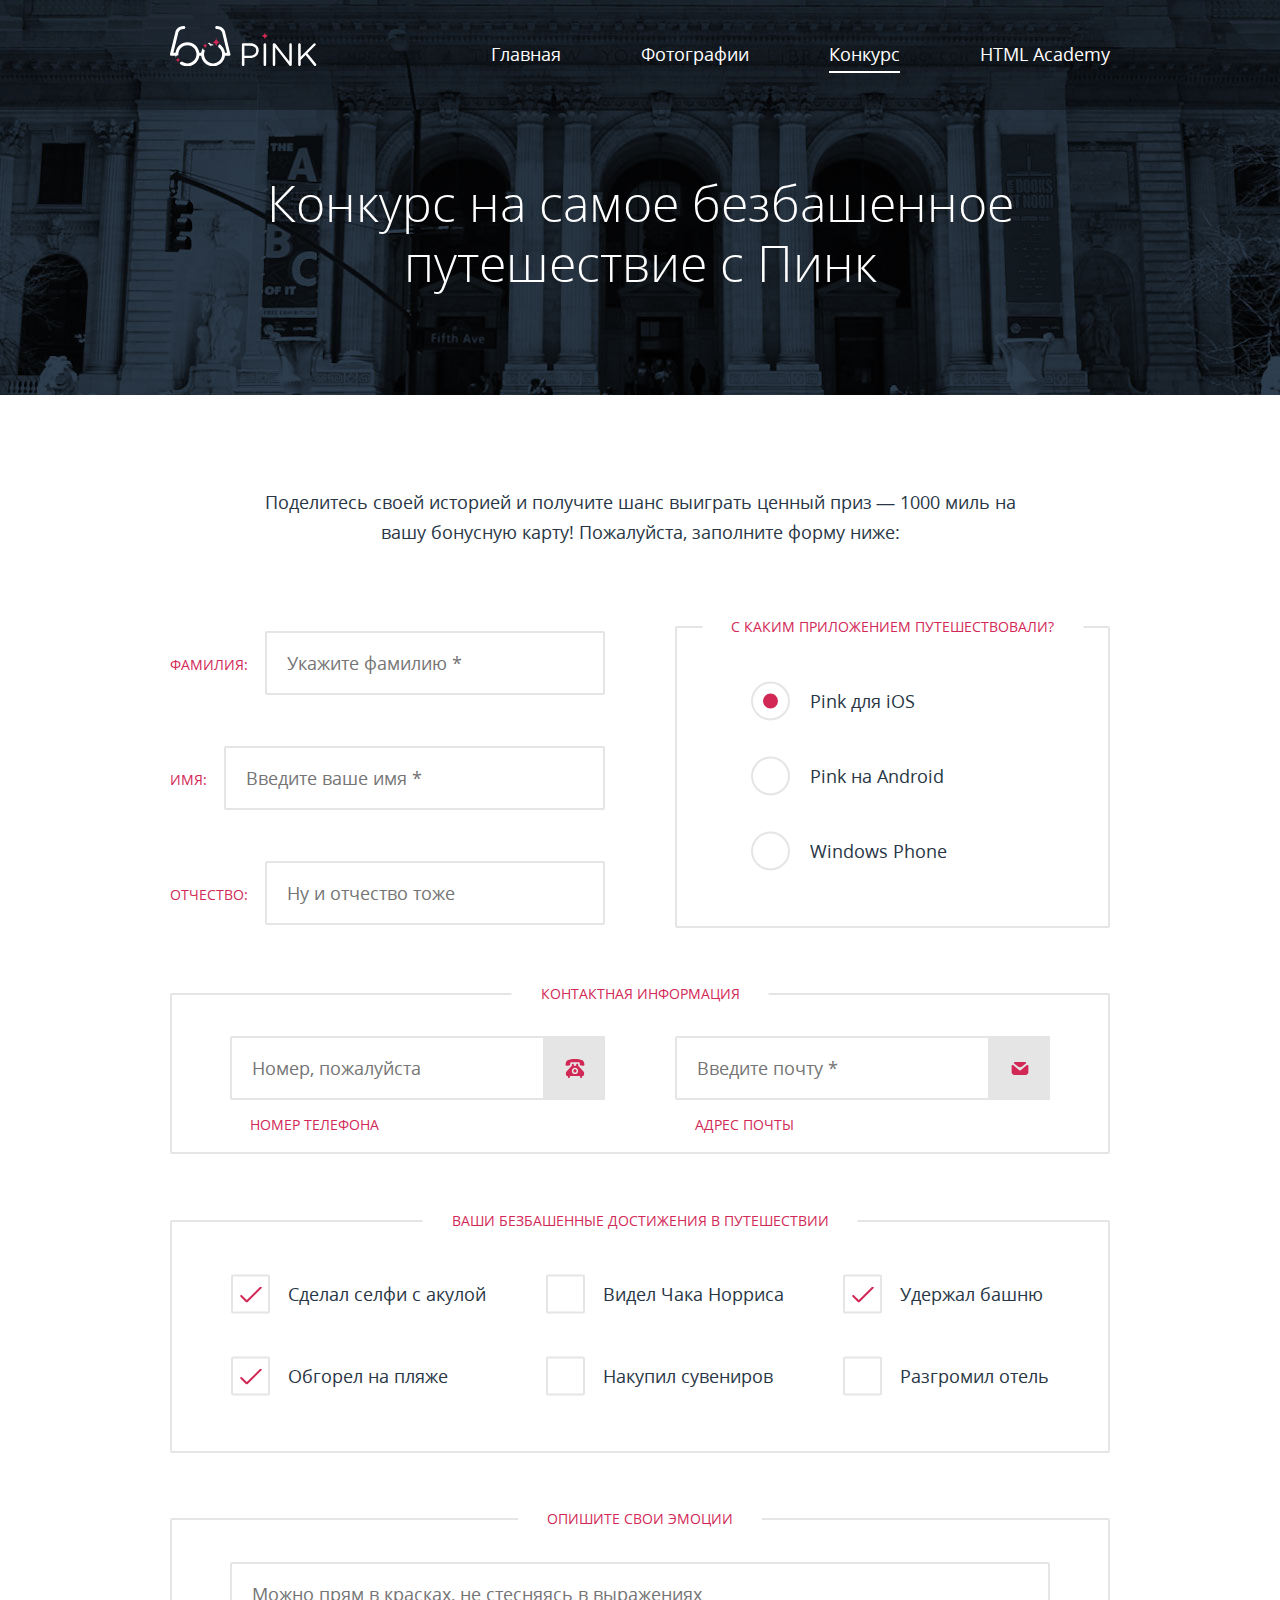
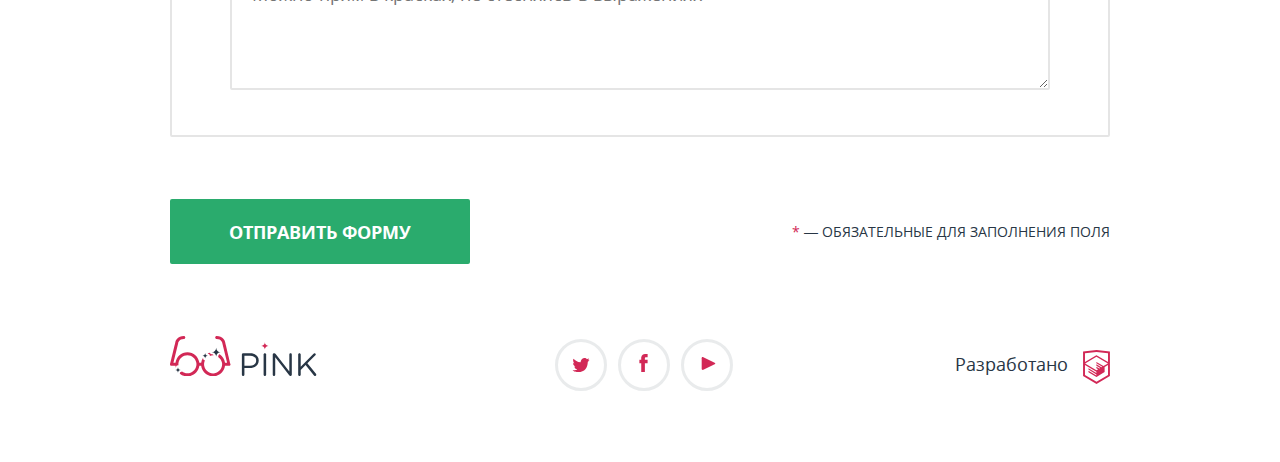
<file: form.html>
<!DOCTYPE html>
<html lang="ru">
  <head>
    <meta charset="utf-8">
    <title>HTML Academy: Пинк - Конкурс</title>
    <link rel="stylesheet" href="css/style.min.css">
    <meta name="viewport" content="width=device-width, initial-scale=1">
    <script>
      document.createElement( "picture" );
    </script>
    <script src="js/picturefill.min.js" async></script>
  </head>
  <body>
    <svg style="display: none"><symbol viewBox="0 0 8.673 18.944" id="icon-facebook"><title>icon-facebook</title> <path d="M6.275,3.357c0.799,0,1.599,0,2.398,0c0-1.119,0-2.238,0-3.357c-0.959,0-1.92,0-2.878,0C2.656,0.181,1.54,2.387,1.948,6.115 H0v3.517h1.958c0,3.104,0,6.208,0,9.312c1.279,0,2.558,0,3.837,0c0-3.104,0-6.208,0-9.312h2.857V6.115H5.786 C5.765,5.07,5.75,3.709,6.275,3.357z"/> </symbol><symbol viewBox="0 0 21.706 41.719" id="icon-review-arrow-left"><title>icon-review-arrow-left</title> <path d="M2.045,20.859L21.458,1.446c0.331-0.331,0.331-0.867,0-1.198c-0.33-0.331-0.867-0.331-1.197,0L0.248,20.261 c-0.331,0.33-0.331,0.867,0,1.197l20.013,20.013c0.164,0.165,0.382,0.248,0.599,0.248s0.434-0.083,0.599-0.248 c0.331-0.331,0.331-0.867,0-1.198L2.045,20.859z"/> </symbol><symbol viewBox="0 0 21.706 41.719" id="icon-review-arrow-right"><title>icon-review-arrow-right</title> <path d="M19.661,20.859L0.248,1.446c-0.331-0.331-0.331-0.867,0-1.198c0.33-0.331,0.867-0.331,1.197,0l20.013,20.012 c0.33,0.33,0.33,0.867,0,1.197L1.445,41.471c-0.164,0.165-0.382,0.248-0.599,0.248s-0.434-0.083-0.599-0.248 c-0.331-0.331-0.331-0.867,0-1.198L19.661,20.859z"/> </symbol><symbol viewBox="0 0 17.5 14.663" id="icon-twitter"><title>icon-twitter</title> <g id="icon-twitter-W6EeEF_1_"> <g> <path fill-rule="evenodd" clip-rule="evenodd" d="M11.283,0.153c1.736-0.485,3.074,0.263,3.685,1.151 c0.694-0.226,1.372-0.47,2.072-0.691c-0.004,0.841-0.538,1.478-0.883,1.727C16.861,2.506,17.5,1.86,17.5,1.86 c-0.175,0.976-1.035,1.746-1.611,1.977C15.65,10.429,12.617,14.793,5.507,14.66c-0.538,0,0.077,0-0.46,0 c-0.422,0-4.29-0.45-5.047-1.843c2.341,0.192,4.011-0.412,4.835-1.15c-0.989-0.293-2.761-0.464-3.07-2.881 c0.362,0.105,0.583,0.223,1.228,0.117C1.757,8.067,0.385,7.366,0.461,5.218c0.294,0.32,1.1,0.523,1.381,0.461 c-0.725-0.235-2.03-3.281-0.921-4.836C2.794,2.654,4.769,4.364,8.29,4.528C8.506,2.288,9.461,0.787,11.283,0.153z"/> </g> </g> </symbol><symbol viewBox="0 0 14.64 13.96" id="icon-youtube"><title>icon-youtube</title> <path d="M1.775,13.78C0.799,14.257,0,13.758,0,12.671V1.29c0-1.088,0.799-1.585,1.775-1.109l12.133,5.932 c0.975,0.478,0.975,1.258,0,1.736L1.775,13.78z"/> </symbol><symbol viewBox="0 0 26.943 34.09" id="logo-htmlacademy"><title>logo-htmlacademy</title> <path d="M13.62,0.017L13.472,0L0,1.412v24.661l13.472,8.017l13.43-7.99l0.042-0.026V1.412L13.62,0.017z M25.019,12.127L13.495,5.334 l-0.001-0.104L13.407,5.28l-0.088-0.056v0.109L1.925,12.118V3.147l11.547-1.212l11.547,1.212V12.127z M13.405,6.787L24.923,13.5 l-4.479,2.64l-7.093-4.221l-0.013,1.415l5.904,3.513l-0.86,0.507l-5.031-2.992l-0.013,1.415l3.827,2.275l-0.782,0.523l-3.032-1.787 l-0.013,1.413l1.852,1.091l-1.8,1.081L2.034,13.622L13.405,6.787z M1.925,15.127l11.411,6.791l0.015,1.044l-7.941-4.728L5.395,19.65 l7.979,4.796l0.017,1.076l-7.972-4.741l-0.013,1.415l8.021,4.821l0.045,0.026l8.143-4.872v-1.268l-0.011-0.148v-3.761l3.415-2.036 v10.02L13.472,31.85L1.925,24.979V15.127z"/> </symbol></svg>
    <header class="page-header">
      <div class="page-header__wrapper">
        <div class="page-header__inner">
          <div class="page-header__logo">
            <a href="index.html">
              <svg class="page-header__logo-svg" x="0px" y="0px" width="147" height="40" viewBox="0 0 147 40" enable-background="new 0 0 147 40">
                <g>
                  <path class="page-header__logo-name" fill="#FFFFFF" d="M71.874,18.661c0-0.708,0.58-1.288,1.256-1.288h7.18c5.087,0,8.436,2.704,8.436,7.146v0.064 c0,4.861-4.057,7.373-8.854,7.373h-5.475v6.825c0,0.708-0.58,1.288-1.288,1.288c-0.676,0-1.256-0.58-1.256-1.288V18.661z M79.988,29.641c3.734,0,6.182-1.996,6.182-4.959v-0.063c0-3.22-2.414-4.894-6.053-4.894h-5.699v9.917H79.988L79.988,29.641z"/>
                  <path class="page-header__logo-name" fill="#FFFFFF" d="M93.603,18.5c0-0.708,0.579-1.288,1.255-1.288c0.709,0,1.288,0.58,1.288,1.288v20.283 c0,0.708-0.579,1.287-1.288,1.287c-0.676,0-1.255-0.579-1.255-1.287V18.5z"/>
                  <path class="page-header__logo-name" fill="#FFFFFF" d="M102.744,18.532c0-0.676,0.58-1.256,1.256-1.256h0.354c0.58,0,0.935,0.29,1.288,0.74l13.684,17.45V18.468 c0-0.676,0.547-1.256,1.256-1.256c0.676,0,1.224,0.58,1.224,1.256v20.349c0,0.676-0.481,1.19-1.158,1.19h-0.129c-0.548,0-0.935-0.321-1.319-0.772l-13.975-17.868v17.45c0,0.676-0.547,1.256-1.256,1.256c-0.676,0-1.223-0.58-1.223-1.256V18.532 H102.744z"/>
                  <path class="page-header__logo-name" fill="#FFFFFF" d="M128.173,18.5c0-0.708,0.58-1.288,1.257-1.288c0.708,0,1.286,0.58,1.286,1.288v12.331l12.848-13.168 c0.29-0.257,0.579-0.451,0.998-0.451c0.676,0,1.225,0.612,1.225,1.256c0,0.354-0.162,0.644-0.42,0.901l-7.984,7.92l8.564,10.561 c0.225,0.291,0.354,0.547,0.354,0.935c0,0.676-0.578,1.288-1.286,1.288c-0.483,0-0.806-0.258-1.03-0.58l-8.402-10.463l-4.863,4.861 v4.894c0,0.708-0.578,1.288-1.286,1.288c-0.677,0-1.257-0.58-1.257-1.288V18.5H128.173z"/>
                </g>
                <path class="page-header__logo-star" fill="#D22856" d="M98.498,9.875c-2.002,0-3.623-1.623-3.623-3.624c0,2.001-1.623,3.624-3.625,3.624 c2.002,0,3.625,1.623,3.625,3.624C94.875,11.498,96.496,9.875,98.498,9.875z"/>
                <g>
                  <path class="page-header__logo-glasses" fill="#FFFFFF" d="M60.498,28.266"/>
                  <path class="page-header__logo-glasses" fill="#FFFFFF" d="M60.462,28.016c-0.002-0.009-5.175-21.365-5.175-21.365C54.926,4.303,52.694,0,46.688,0 c-0.829,0-1.5,0.671-1.5,1.5s0.671,1.5,1.5,1.5c4.856,0,5.575,3.729,5.639,4.143l4.767,19.701h-2.073 c-0.742-5.927-5.802-10.531-11.927-10.531s-11.186,4.604-11.927,10.531h-1.82c-0.741-5.927-5.802-10.531-11.927-10.531 S6.235,20.917,5.493,26.844H3.42L8.187,7.143C8.25,6.729,8.97,3,13.826,3c0.829,0,1.5-0.671,1.5-1.5S14.655,0,13.826,0 C7.82,0,5.588,4.303,5.227,6.651c0,0-5.173,21.356-5.175,21.365c-0.266,1.109,0.531,1.826,1.426,1.826 c0.012,0,0.023,0.004,0.036,0.004h3.982c0.741,5.926,5.802,10.53,11.927,10.53s11.185-4.604,11.927-10.53h1.814 c0.742,5.926,5.802,10.53,11.927,10.53s11.186-4.604,11.927-10.53H59c0.012,0,0.023-0.004,0.036-0.004 C59.931,29.842,60.728,29.125,60.462,28.016z M26.315,29.844c-0.715,4.272-4.421,7.531-8.896,7.531c-4.475,0-8.18-3.259-8.896-7.531 c-0.082-0.488-0.135-0.988-0.135-1.5s0.053-1.011,0.135-1.5c0.715-4.271,4.421-7.531,8.896-7.531c4.475,0,8.18,3.26,8.896,7.531 c0.082,0.489,0.135,0.988,0.135,1.5S26.397,29.355,26.315,29.844z M51.99,29.844c-0.716,4.272-4.421,7.531-8.896,7.531 c-4.475,0-8.181-3.259-8.896-7.531c-0.082-0.488-0.135-0.988-0.135-1.5s0.053-1.011,0.135-1.5c0.716-4.271,4.421-7.531,8.896-7.531 c4.475,0,8.181,3.26,8.896,7.531c0.082,0.489,0.135,0.988,0.135,1.5S52.072,29.355,51.99,29.844z"/>
                  <path class="page-header__logo-glasses-crop" fill="#FFFFFF" d="M43.094,19.313c0.246,0,0.489,0.014,0.73,0.033c-0.437-0.728-1.227-1.221-2.136-1.221 c-0.877,0-1.614-0.568-1.884-1.354c-0.727,0.208-1.425,0.482-2.089,0.816c0.062,0.017,0.122,0.038,0.188,0.038c1.104,0,2,0.896,2,2 c0,0.096-0.015,0.188-0.028,0.281C40.875,19.524,41.959,19.313,43.094,19.313z"/>
                  <path class="page-header__logo-glasses-crop" fill="#FFFFFF" d="M60.462,28.016c-0.002-0.009-5.175-21.365-5.175-21.365C54.926,4.303,52.694,0,46.688,0 c-0.829,0-1.5,0.671-1.5,1.5s0.671,1.5,1.5,1.5c4.856,0,5.575,3.729,5.639,4.143l4.767,19.701h-2.073 c-0.445-3.557-2.453-6.628-5.305-8.522c-0.897,0.379-1.529,1.269-1.529,2.303c0,0.088-0.015,0.171-0.026,0.256 c1.991,1.358,3.415,3.489,3.829,5.964c0.082,0.489,0.135,0.988,0.135,1.5s-0.053,1.012-0.135,1.5 c-0.716,4.272-4.421,7.531-8.896,7.531c-4.475,0-8.181-3.259-8.896-7.531c-0.082-0.488-0.135-0.988-0.135-1.5 s0.053-1.011,0.135-1.5c0.147-0.878,0.427-1.711,0.808-2.483c-1.034-0.078-1.852-0.932-1.852-1.985 c0-0.189-0.077-0.357-0.192-0.489c-0.938,1.469-1.569,3.15-1.795,4.958h-1.82c-0.741-5.927-5.802-10.531-11.927-10.531 S6.235,20.917,5.493,26.844H3.42L8.187,7.143C8.25,6.729,8.97,3,13.826,3c0.829,0,1.5-0.671,1.5-1.5S14.655,0,13.826,0 C7.82,0,5.588,4.303,5.227,6.651c0,0-5.173,21.356-5.175,21.365c-0.266,1.109,0.531,1.826,1.426,1.826 c0.012,0,0.023,0.004,0.036,0.004h3.982c0.079,0.628,0.215,1.237,0.387,1.831c0.059-0.106,0.102-0.224,0.102-0.354 c0-1.104,0.896-2,2-2c0.166,0,0.324,0.025,0.478,0.063c-0.043-0.343-0.074-0.688-0.074-1.042c0-0.512,0.053-1.011,0.135-1.5 c0.715-4.271,4.421-7.531,8.896-7.531s8.18,3.26,8.896,7.531c0.082,0.489,0.135,0.988,0.135,1.5s-0.053,1.012-0.135,1.5 c-0.715,4.272-4.421,7.531-8.896,7.531c-2.022,0-3.883-0.67-5.386-1.794c-0.35,0.302-0.8,0.491-1.299,0.491 c-0.413,0-0.749,0.336-0.749,0.748c0,0.29-0.065,0.564-0.176,0.812c2.075,1.708,4.722,2.743,7.614,2.743 c6.125,0,11.185-4.604,11.927-10.53h1.814c0.742,5.926,5.802,10.53,11.927,10.53s11.186-4.604,11.927-10.53H59 c0.012,0,0.023-0.004,0.036-0.004C59.931,29.842,60.728,29.125,60.462,28.016z"/>
                </g>
                <g>
                  <g>
                    <path class="page-header__logo-star" fill="#D22856" d="M50.686,16.125c-2.485,0-4.499-2.014-4.499-4.499c0,2.485-2.014,4.499-4.499,4.499 c2.485,0,4.499,2.014,4.499,4.499C46.187,18.139,48.2,16.125,50.686,16.125z"/>
                  </g>
                </g>
                <g>
                  <g>
                    <path class="page-header__logo-star" fill="#D22856" d="M37.904,19.626c-1.519,0-2.749-1.23-2.749-2.749c0,1.519-1.23,2.749-2.749,2.749 c1.519,0,2.749,1.229,2.749,2.749C35.155,20.855,36.386,19.626,37.904,19.626z"/>
                  </g>
                </g>
                <g>
                  <g>
                    <path class="page-header__logo-star" fill="#D22856" d="M10.734,34.072c-1.519,0-2.749-1.23-2.749-2.75c0,1.52-1.23,2.75-2.749,2.75 c1.519,0,2.749,1.229,2.749,2.748C7.985,35.303,9.215,34.072,10.734,34.072z"/>
                  </g>
                </g>
              </svg>
            </a>
          </div>
          <nav class="main-nav">
            <span class="main-nav__toggler main-nav__toggler--active">
              <span></span>
            </span>
            <ul class="main-nav__list main-nav__list--visible">
              <li class="main-nav__item">
                <a href="index.html">Главная</a>
              </li>
              <li class="main-nav__item">
                <a href="photo.html">Фотографии</a>
              </li>
              <li class="main-nav__item main-nav__item--active">
                <a>Конкурс</a>
              </li>
              <li class="main-nav__item">
                <a href="https://htmlacademy.ru/intensive/adaptive" target="_blank">HTML Academy</a>
              </li>
            </ul>
          </nav>
        </div>
      </div>
      <div class="page-header__bg-wrapper">
        <h1 class="page-header__title">Конкурс на самое безбашенное путешествие с Пинк</h1>
      </div>
    </header>
    <main class="main-content">
      <p class="main-content__text main-content__text--page-form">Поделитесь своей историей и получите шанс выиграть ценный приз — 1000 миль на вашу бонусную карту! <span>Пожалуйста, заполните форму ниже:</span></p>
      <form class="form" action="https://echo.htmlacademy.ru/" method="post">
        <div class="form__full-name-group">
          <div class="form__name-wrapper">
            <label for="second-name">Фамилия:</label>
            <input type="text" id="second-name" name="second-name" placeholder="Укажите фамилию *" required>
          </div>
          <div class="form__name-wrapper">
            <label for="first-name">Имя:</label>
            <input type="text" id="first-name" name="first-name" placeholder="Введите ваше имя *" required>
          </div>
          <div class="form__name-wrapper">
            <label for="middle-name">Отчество:</label>
            <input type="text" id="middle-name" name="middle-name" placeholder="Ну и отчество тоже">
          </div>
        </div>
        <div class="form__achievements-group">
          <h2 class="form__group-title">Ваши безбашенные достижения в путешествии</h2>
          <input type="checkbox" id="selfy" name="selfy" checked>
          <label for="selfy">Сделал селфи с акулой</label>
          <input type="checkbox" id="chuck-norris" name="chuck-norris">
          <label for="chuck-norris">Видел Чака Норриса</label>
          <input type="checkbox" id="tower" name="tower" checked>
          <label for="tower">Удержал башню</label>
          <input type="checkbox" id="burn" name="burn" checked>
          <label for="burn">Обгорел на пляже</label>
          <input type="checkbox" id="souvenir" name="souvenir">
          <label for="souvenir">Накупил сувениров</label>
          <input type="checkbox" id="hotel" name="hotel">
          <label for="hotel">Разгромил отель</label>
        </div>
        <div class="form__contacts-group">
          <h2 class="form__group-title">Контактная информация</h2>
          <div class="form__contacts-wrapper">
            <div class="form__tel-wrapper">
              <label for="tel">Номер телефона</label>
              <div class="form__tel-inner">
                <input type="tel" id="tel" name="tel" placeholder="Номер, пожалуйста">
              </div>
            </div>
            <div class="form__email-wrapper">
              <label for="email">Адрес почты</label>
              <div class="form__email-inner">
                <input type="email" id="email" name="email" placeholder="Введите почту *" required>
              </div>
            </div>
          </div>
        </div>
        <div class="form__app-group">
          <h2 class="form__group-title">С каким приложением путешествовали?</h2>
          <input type="radio" id="ios" name="app" value="ios" checked>
          <label for="ios">Pink для iOS</label>
          <input type="radio" id="android" name="app" value="android">
          <label for="android">Pink на Android</label>
          <input type="radio" id="winphone" name="app" value="winphone">
          <label for="winphone">Windows Phone</label>
        </div>
        <div class="form__text-group">
          <h2 class="form__group-title">Опишите свои эмоции</h2>
          <textarea name="text" placeholder="Можно прям в красках, не стесняясь в выражениях"></textarea>
        </div>
        <div class="form__btn-group">
          <button class="form__send-btn" type="submit">Отправить форму</button>
          <p class="form__note"><span class="form__note-asterisk">*</span> — обязательные<span class="form__note-hidden"> для заполнения</span> поля</p>
        </div>
      </form>
    </main>
    <footer class="page-footer">
      <div class="page-footer__wrapper">
        <div class="page-footer__logo">
          <a href="index.html">
            <svg class="page-footer__logo-svg" width="147" height="40" viewBox="0 0 147 40" enable-background="new 0 0 147 40" xml:space="preserve">
              <g>
                <path class="page-footer__logo-name" fill="#283645" d="M71.874,18.661c0-0.708,0.58-1.288,1.256-1.288h7.18c5.087,0,8.436,2.704,8.436,7.146v0.063 c0,4.86-4.057,7.373-8.854,7.373h-5.475v6.825c0,0.708-0.58,1.287-1.289,1.287c-0.676,0-1.256-0.58-1.256-1.287L71.874,18.661 L71.874,18.661z M79.988,29.641c3.734,0,6.182-1.996,6.182-4.959v-0.062c0-3.221-2.414-4.894-6.053-4.894h-5.699v9.917h5.57V29.641 z"/>
                <path class="page-footer__logo-name" fill="#283645" d="M93.603,18.5c0-0.708,0.579-1.288,1.255-1.288c0.709,0,1.288,0.58,1.288,1.288v20.283 c0,0.708-0.579,1.287-1.288,1.287c-0.676,0-1.255-0.579-1.255-1.287V18.5z"/>
                <path class="page-footer__logo-name" fill="#283645" d="M102.744,18.532c0-0.676,0.58-1.256,1.256-1.256h0.354c0.58,0,0.935,0.29,1.288,0.74l13.684,17.45V18.468 c0-0.676,0.547-1.256,1.256-1.256c0.676,0,1.225,0.58,1.225,1.256v20.349c0,0.677-0.48,1.19-1.158,1.19h-0.129 c-0.548,0-0.936-0.321-1.318-0.772l-13.976-17.867v17.449c0,0.677-0.547,1.257-1.257,1.257c-0.676,0-1.223-0.58-1.223-1.257V18.532 H102.744z"/>
                <path class="page-footer__logo-name" fill="#283645" d="M128.173,18.5c0-0.708,0.58-1.288,1.257-1.288c0.708,0,1.286,0.58,1.286,1.288v12.331l12.848-13.168 c0.29-0.257,0.579-0.451,0.998-0.451c0.676,0,1.225,0.612,1.225,1.256c0,0.354-0.162,0.644-0.42,0.901l-7.984,7.92l8.564,10.561 c0.225,0.291,0.354,0.547,0.354,0.936c0,0.676-0.577,1.288-1.285,1.288c-0.482,0-0.807-0.259-1.03-0.58l-8.401-10.464l-4.863,4.861 v4.895c0,0.708-0.578,1.288-1.286,1.288c-0.677,0-1.257-0.58-1.257-1.288V18.5H128.173z"/>
              </g>
              <path class="page-footer__logo-star" fill="#D22856" d="M98.498,9.875c-2.002,0-3.623-1.623-3.623-3.624c0,2.001-1.623,3.624-3.625,3.624 c2.002,0,3.625,1.623,3.625,3.624C94.875,11.498,96.496,9.875,98.498,9.875z"/>
              <g>
                <path class="page-footer__logo-glasses" fill="#FFFFFF" d="M60.498,28.266"/>
                <path class="page-footer__logo-glasses" fill="#D22856" d="M60.462,28.016c-0.002-0.009-5.175-21.365-5.175-21.365C54.926,4.303,52.694,0,46.688,0 c-0.829,0-1.5,0.671-1.5,1.5s0.671,1.5,1.5,1.5c4.856,0,5.575,3.729,5.639,4.143l4.767,19.701h-2.073 c-0.742-5.927-5.802-10.531-11.927-10.531s-11.186,4.604-11.927,10.531h-1.82c-0.741-5.927-5.802-10.531-11.927-10.531 S6.235,20.917,5.493,26.844H3.42L8.187,7.143C8.25,6.729,8.97,3,13.826,3c0.829,0,1.5-0.671,1.5-1.5S14.655,0,13.826,0 C7.82,0,5.588,4.303,5.227,6.651c0,0-5.173,21.356-5.175,21.365c-0.266,1.109,0.531,1.826,1.426,1.826 c0.012,0,0.023,0.004,0.036,0.004h3.982c0.741,5.926,5.802,10.53,11.927,10.53s11.185-4.604,11.927-10.53h1.814 c0.742,5.926,5.802,10.53,11.927,10.53s11.186-4.604,11.927-10.53H59c0.012,0,0.023-0.004,0.036-0.004 C59.931,29.842,60.728,29.125,60.462,28.016z M26.315,29.844c-0.715,4.272-4.421,7.531-8.896,7.531s-8.18-3.259-8.896-7.531 c-0.082-0.488-0.135-0.988-0.135-1.5s0.053-1.011,0.135-1.5c0.715-4.271,4.421-7.531,8.896-7.531s8.18,3.26,8.896,7.531 c0.082,0.489,0.135,0.988,0.135,1.5S26.397,29.355,26.315,29.844z M51.99,29.844c-0.716,4.272-4.421,7.531-8.896,7.531 c-4.475,0-8.181-3.259-8.896-7.531c-0.082-0.488-0.135-0.988-0.135-1.5s0.053-1.011,0.135-1.5c0.716-4.271,4.421-7.531,8.896-7.531 c4.475,0,8.181,3.26,8.896,7.531c0.082,0.489,0.135,0.988,0.135,1.5S52.072,29.355,51.99,29.844z"/>
                <path class="page-footer__logo-glasses-crop" fill="#D22856" d="M43.094,19.313c0.246,0,0.489,0.014,0.73,0.033c-0.437-0.728-1.227-1.221-2.136-1.221 c-0.877,0-1.614-0.568-1.884-1.354c-0.727,0.208-1.425,0.482-2.089,0.816c0.062,0.017,0.122,0.038,0.188,0.038c1.104,0,2,0.896,2,2 c0,0.096-0.015,0.188-0.028,0.281C40.875,19.524,41.959,19.313,43.094,19.313z"/>
                <path class="page-footer__logo-glasses-crop" fill="#D22856" d="M60.462,28.016c-0.002-0.009-5.175-21.365-5.175-21.365C54.926,4.303,52.694,0,46.688,0 c-0.829,0-1.5,0.671-1.5,1.5s0.671,1.5,1.5,1.5c4.856,0,5.575,3.729,5.639,4.143l4.767,19.701h-2.073 c-0.445-3.557-2.453-6.628-5.305-8.522c-0.897,0.379-1.529,1.269-1.529,2.303c0,0.088-0.015,0.171-0.026,0.256 c1.991,1.358,3.415,3.489,3.829,5.965c0.082,0.488,0.135,0.987,0.135,1.5c0,0.512-0.053,1.012-0.135,1.5 c-0.716,4.271-4.421,7.53-8.896,7.53c-4.475,0-8.181-3.259-8.896-7.53c-0.082-0.488-0.135-0.988-0.135-1.5 c0-0.513,0.053-1.012,0.135-1.5c0.147-0.879,0.427-1.712,0.808-2.484c-1.034-0.077-1.852-0.932-1.852-1.984 c0-0.189-0.077-0.357-0.192-0.488c-0.938,1.469-1.569,3.149-1.795,4.957h-1.82c-0.741-5.927-5.802-10.531-11.927-10.531 S6.235,20.917,5.493,26.844H3.42L8.187,7.143C8.25,6.729,8.97,3,13.826,3c0.829,0,1.5-0.671,1.5-1.5S14.655,0,13.826,0 C7.82,0,5.588,4.303,5.227,6.651c0,0-5.173,21.356-5.175,21.365c-0.266,1.109,0.531,1.826,1.426,1.826 c0.012,0,0.023,0.004,0.036,0.004h3.982c0.079,0.629,0.215,1.237,0.387,1.831c0.059-0.106,0.102-0.224,0.102-0.354 c0-1.104,0.896-2,2-2c0.166,0,0.324,0.024,0.478,0.062c-0.043-0.343-0.074-0.688-0.074-1.042c0-0.512,0.053-1.011,0.135-1.5 c0.715-4.271,4.421-7.531,8.896-7.531s8.18,3.26,8.896,7.531c0.082,0.489,0.135,0.988,0.135,1.5s-0.053,1.012-0.135,1.5 c-0.715,4.272-4.421,7.531-8.896,7.531c-2.022,0-3.883-0.67-5.386-1.794c-0.35,0.302-0.8,0.491-1.299,0.491 c-0.413,0-0.749,0.336-0.749,0.748c0,0.289-0.065,0.563-0.176,0.812c2.075,1.708,4.722,2.743,7.614,2.743 c6.125,0,11.185-4.604,11.927-10.529h1.814c0.742,5.926,5.802,10.529,11.927,10.529s11.186-4.604,11.927-10.529H59 c0.012,0,0.023-0.005,0.036-0.005C59.931,29.842,60.728,29.125,60.462,28.016z"/>
              </g>
              <g>
                <g>
                  <path class="page-footer__logo-star" fill="#283645" d="M50.686,16.125c-2.485,0-4.499-2.014-4.499-4.499c0,2.485-2.014,4.499-4.499,4.499 c2.485,0,4.499,2.014,4.499,4.499C46.187,18.139,48.2,16.125,50.686,16.125z"/>
                </g>
              </g>
              <g>
                <g>
                  <path class="page-footer__logo-star" fill="#283645" d="M37.904,19.626c-1.519,0-2.749-1.23-2.749-2.749c0,1.519-1.23,2.749-2.749,2.749 c1.519,0,2.749,1.229,2.749,2.749C35.155,20.855,36.386,19.626,37.904,19.626z"/>
                </g>
              </g>
              <g>
                <g>
                  <path class="page-footer__logo-star" fill="#283645" d="M10.734,34.072c-1.519,0-2.749-1.23-2.749-2.75c0,1.52-1.23,2.75-2.749,2.75 c1.519,0,2.749,1.229,2.749,2.748C7.985,35.303,9.215,34.072,10.734,34.072z"/>
                </g>
              </g>
            </svg>
          </a>
        </div>
        <div class="social-links">
          <a class="social-link social-link--tw" href="#" target="_blank">
            <svg class="social-link__svg" width="18" height="14">
              <use width="18" height="14" xlink:href="#icon-twitter"></use>
            </svg>
          </a>
          <a class="social-link social-link--fb" href="#" target="_blank">
            <svg class="social-link__svg" width="9" height="18">
              <use width="9" height="18" xlink:href="#icon-facebook"></use>
            </svg>
          </a>
          <a class="social-link social-link--yt" href="#" target="_blank">
            <svg class="social-link__svg" width="15" height="13">
              <use width="15" height="13" xlink:href="#icon-youtube"></use>
            </svg>
          </a>
        </div>
        <div class="page-footer__copyright">
          <span>Разработано</span>
          <a class="page-footer__copyright-link" href="https://htmlacademy.ru/intensive/adaptive" target="_blank">
            <svg class="page-footer__copyright-link-svg" width="27" height="34">
              <use width="27" height="34" xlink:href="#logo-htmlacademy"></use>
            </svg>
          </a>
        </div>
      </div>
    </footer>
    <div class="modal modal--failed">
      <h2 class="modal__title">Что-то пошло не так!</h2>
      <p class="modal__descr">Проверьте поля, выделенные красным, скорее всего вы забыли их заполнить</p>
      <button class="modal__btn" type="button">Ок</button>
    </div>
    <div class="modal modal--success">
      <h2 class="modal__title">Ваша заявка отправлена</h2>
      <p class="modal__descr">Спасибо за ваше участие, ваша заявка уже поступила к нам. В ближайшее время мы рассмотрим ее и оповестим&nbsp;вас.</p>
      <button class="modal__btn" type="button">Закрыть окно</button>
    </div>
    <script src="js/scripts.js"></script>
  </body>
</html>
</file>
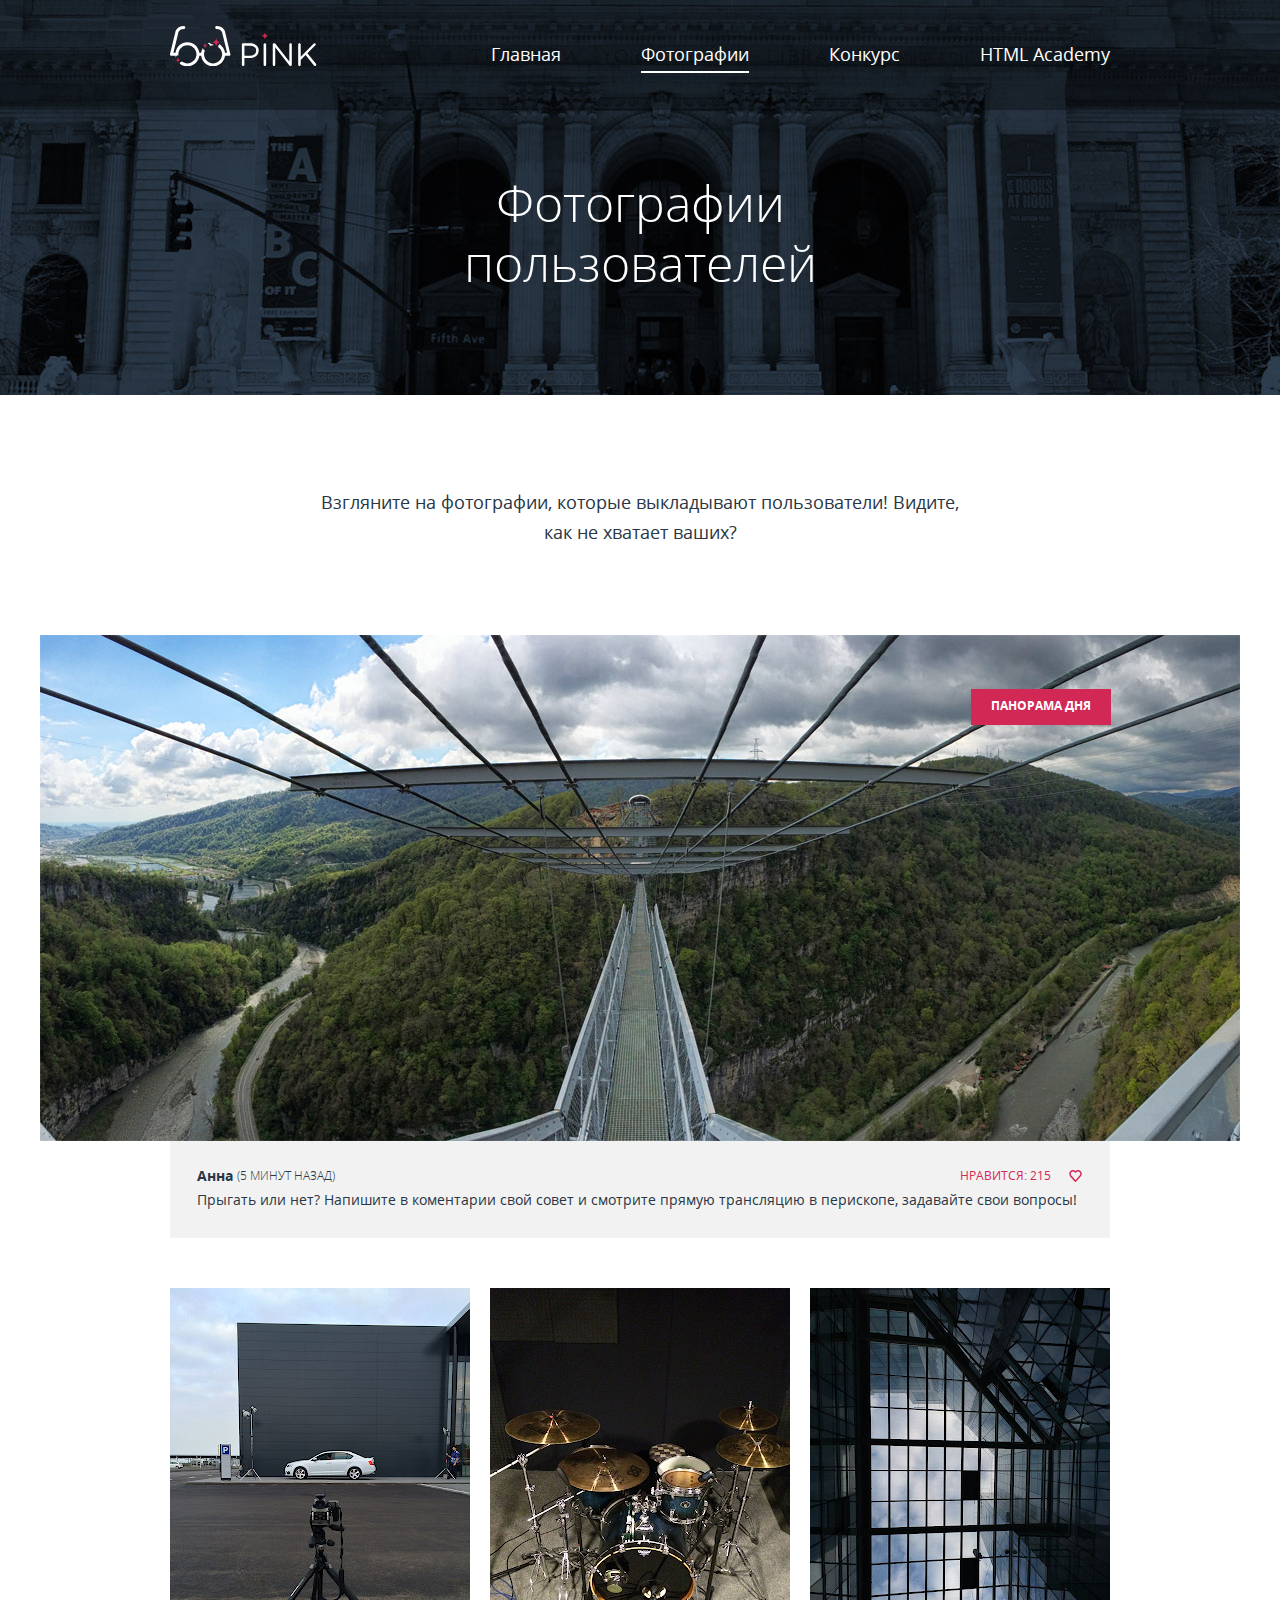
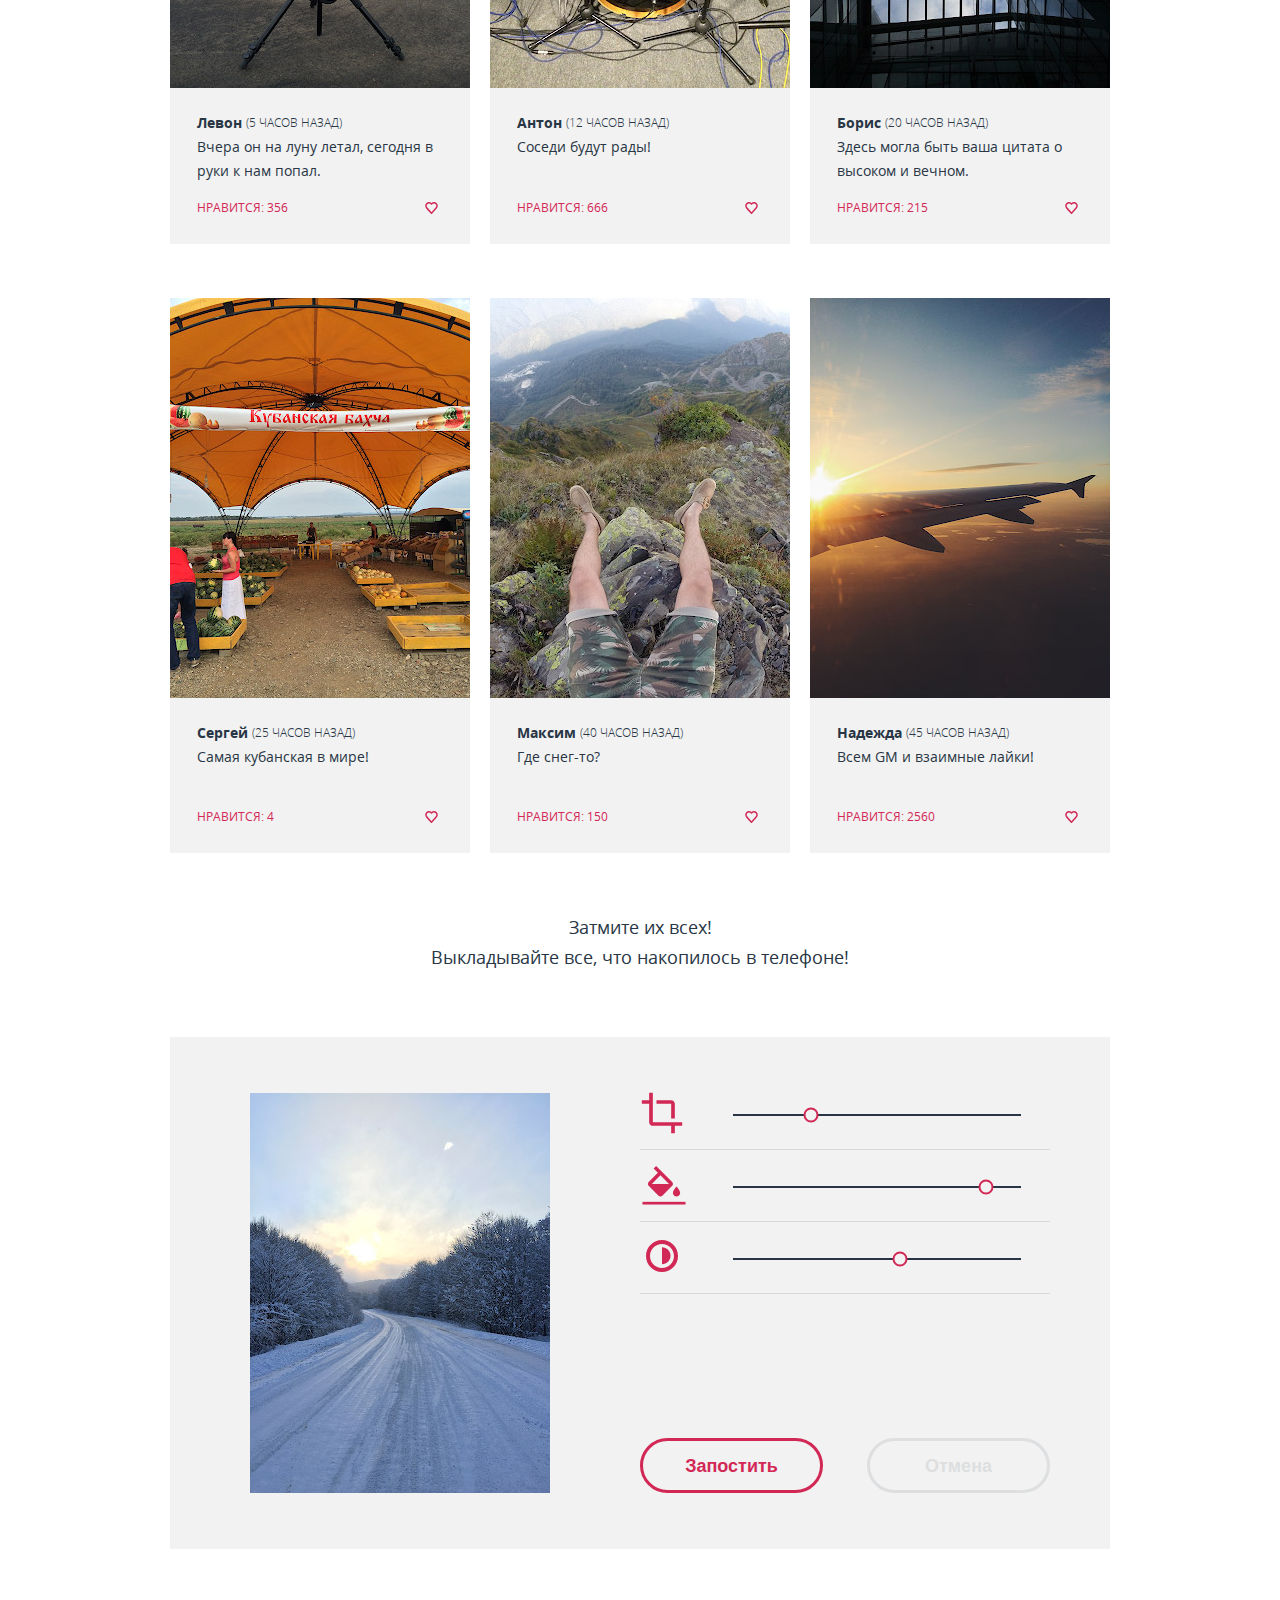
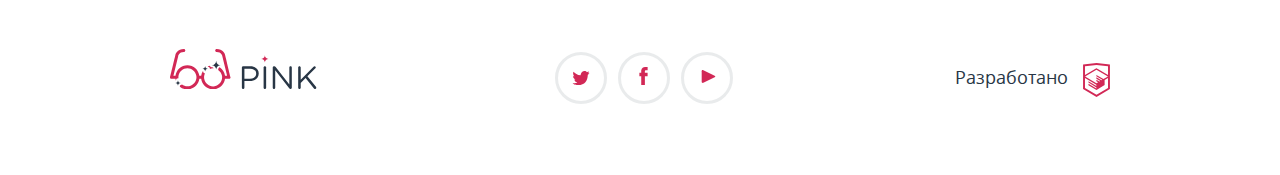
<file: photo.html>
<!DOCTYPE html>
<html lang="ru">
  <head>
    <meta charset="utf-8">
    <title>HTML Academy: Пинк - Фотографии</title>
    <link rel="stylesheet" href="css/style.min.css">
    <meta name="viewport" content="width=device-width, initial-scale=1">
    <script>
      document.createElement( "picture" );
    </script>
    <script src="js/picturefill.min.js" async></script>
  </head>
  <body>
    <svg style="display: none"><symbol viewBox="0 0 8.673 18.944" id="icon-facebook"><title>icon-facebook</title> <path d="M6.275,3.357c0.799,0,1.599,0,2.398,0c0-1.119,0-2.238,0-3.357c-0.959,0-1.92,0-2.878,0C2.656,0.181,1.54,2.387,1.948,6.115 H0v3.517h1.958c0,3.104,0,6.208,0,9.312c1.279,0,2.558,0,3.837,0c0-3.104,0-6.208,0-9.312h2.857V6.115H5.786 C5.765,5.07,5.75,3.709,6.275,3.357z"/> </symbol><symbol viewBox="0 0 21.706 41.719" id="icon-review-arrow-left"><title>icon-review-arrow-left</title> <path d="M2.045,20.859L21.458,1.446c0.331-0.331,0.331-0.867,0-1.198c-0.33-0.331-0.867-0.331-1.197,0L0.248,20.261 c-0.331,0.33-0.331,0.867,0,1.197l20.013,20.013c0.164,0.165,0.382,0.248,0.599,0.248s0.434-0.083,0.599-0.248 c0.331-0.331,0.331-0.867,0-1.198L2.045,20.859z"/> </symbol><symbol viewBox="0 0 21.706 41.719" id="icon-review-arrow-right"><title>icon-review-arrow-right</title> <path d="M19.661,20.859L0.248,1.446c-0.331-0.331-0.331-0.867,0-1.198c0.33-0.331,0.867-0.331,1.197,0l20.013,20.012 c0.33,0.33,0.33,0.867,0,1.197L1.445,41.471c-0.164,0.165-0.382,0.248-0.599,0.248s-0.434-0.083-0.599-0.248 c-0.331-0.331-0.331-0.867,0-1.198L19.661,20.859z"/> </symbol><symbol viewBox="0 0 17.5 14.663" id="icon-twitter"><title>icon-twitter</title> <g id="icon-twitter-W6EeEF_1_"> <g> <path fill-rule="evenodd" clip-rule="evenodd" d="M11.283,0.153c1.736-0.485,3.074,0.263,3.685,1.151 c0.694-0.226,1.372-0.47,2.072-0.691c-0.004,0.841-0.538,1.478-0.883,1.727C16.861,2.506,17.5,1.86,17.5,1.86 c-0.175,0.976-1.035,1.746-1.611,1.977C15.65,10.429,12.617,14.793,5.507,14.66c-0.538,0,0.077,0-0.46,0 c-0.422,0-4.29-0.45-5.047-1.843c2.341,0.192,4.011-0.412,4.835-1.15c-0.989-0.293-2.761-0.464-3.07-2.881 c0.362,0.105,0.583,0.223,1.228,0.117C1.757,8.067,0.385,7.366,0.461,5.218c0.294,0.32,1.1,0.523,1.381,0.461 c-0.725-0.235-2.03-3.281-0.921-4.836C2.794,2.654,4.769,4.364,8.29,4.528C8.506,2.288,9.461,0.787,11.283,0.153z"/> </g> </g> </symbol><symbol viewBox="0 0 14.64 13.96" id="icon-youtube"><title>icon-youtube</title> <path d="M1.775,13.78C0.799,14.257,0,13.758,0,12.671V1.29c0-1.088,0.799-1.585,1.775-1.109l12.133,5.932 c0.975,0.478,0.975,1.258,0,1.736L1.775,13.78z"/> </symbol><symbol viewBox="0 0 26.943 34.09" id="logo-htmlacademy"><title>logo-htmlacademy</title> <path d="M13.62,0.017L13.472,0L0,1.412v24.661l13.472,8.017l13.43-7.99l0.042-0.026V1.412L13.62,0.017z M25.019,12.127L13.495,5.334 l-0.001-0.104L13.407,5.28l-0.088-0.056v0.109L1.925,12.118V3.147l11.547-1.212l11.547,1.212V12.127z M13.405,6.787L24.923,13.5 l-4.479,2.64l-7.093-4.221l-0.013,1.415l5.904,3.513l-0.86,0.507l-5.031-2.992l-0.013,1.415l3.827,2.275l-0.782,0.523l-3.032-1.787 l-0.013,1.413l1.852,1.091l-1.8,1.081L2.034,13.622L13.405,6.787z M1.925,15.127l11.411,6.791l0.015,1.044l-7.941-4.728L5.395,19.65 l7.979,4.796l0.017,1.076l-7.972-4.741l-0.013,1.415l8.021,4.821l0.045,0.026l8.143-4.872v-1.268l-0.011-0.148v-3.761l3.415-2.036 v10.02L13.472,31.85L1.925,24.979V15.127z"/> </symbol></svg>
    <header class="page-header">
      <div class="page-header__wrapper">
        <div class="page-header__inner">
          <div class="page-header__logo">
            <a href="index.html">
              <svg class="page-header__logo-svg" x="0px" y="0px" width="147" height="40" viewBox="0 0 147 40" enable-background="new 0 0 147 40">
                <g>
                  <path class="page-header__logo-name" fill="#FFFFFF" d="M71.874,18.661c0-0.708,0.58-1.288,1.256-1.288h7.18c5.087,0,8.436,2.704,8.436,7.146v0.064 c0,4.861-4.057,7.373-8.854,7.373h-5.475v6.825c0,0.708-0.58,1.288-1.288,1.288c-0.676,0-1.256-0.58-1.256-1.288V18.661z M79.988,29.641c3.734,0,6.182-1.996,6.182-4.959v-0.063c0-3.22-2.414-4.894-6.053-4.894h-5.699v9.917H79.988L79.988,29.641z"/>
                  <path class="page-header__logo-name" fill="#FFFFFF" d="M93.603,18.5c0-0.708,0.579-1.288,1.255-1.288c0.709,0,1.288,0.58,1.288,1.288v20.283 c0,0.708-0.579,1.287-1.288,1.287c-0.676,0-1.255-0.579-1.255-1.287V18.5z"/>
                  <path class="page-header__logo-name" fill="#FFFFFF" d="M102.744,18.532c0-0.676,0.58-1.256,1.256-1.256h0.354c0.58,0,0.935,0.29,1.288,0.74l13.684,17.45V18.468 c0-0.676,0.547-1.256,1.256-1.256c0.676,0,1.224,0.58,1.224,1.256v20.349c0,0.676-0.481,1.19-1.158,1.19h-0.129c-0.548,0-0.935-0.321-1.319-0.772l-13.975-17.868v17.45c0,0.676-0.547,1.256-1.256,1.256c-0.676,0-1.223-0.58-1.223-1.256V18.532 H102.744z"/>
                  <path class="page-header__logo-name" fill="#FFFFFF" d="M128.173,18.5c0-0.708,0.58-1.288,1.257-1.288c0.708,0,1.286,0.58,1.286,1.288v12.331l12.848-13.168 c0.29-0.257,0.579-0.451,0.998-0.451c0.676,0,1.225,0.612,1.225,1.256c0,0.354-0.162,0.644-0.42,0.901l-7.984,7.92l8.564,10.561 c0.225,0.291,0.354,0.547,0.354,0.935c0,0.676-0.578,1.288-1.286,1.288c-0.483,0-0.806-0.258-1.03-0.58l-8.402-10.463l-4.863,4.861 v4.894c0,0.708-0.578,1.288-1.286,1.288c-0.677,0-1.257-0.58-1.257-1.288V18.5H128.173z"/>
                </g>
                <path class="page-header__logo-star" fill="#D22856" d="M98.498,9.875c-2.002,0-3.623-1.623-3.623-3.624c0,2.001-1.623,3.624-3.625,3.624 c2.002,0,3.625,1.623,3.625,3.624C94.875,11.498,96.496,9.875,98.498,9.875z"/>
                <g>
                  <path class="page-header__logo-glasses" fill="#FFFFFF" d="M60.498,28.266"/>
                  <path class="page-header__logo-glasses" fill="#FFFFFF" d="M60.462,28.016c-0.002-0.009-5.175-21.365-5.175-21.365C54.926,4.303,52.694,0,46.688,0 c-0.829,0-1.5,0.671-1.5,1.5s0.671,1.5,1.5,1.5c4.856,0,5.575,3.729,5.639,4.143l4.767,19.701h-2.073 c-0.742-5.927-5.802-10.531-11.927-10.531s-11.186,4.604-11.927,10.531h-1.82c-0.741-5.927-5.802-10.531-11.927-10.531 S6.235,20.917,5.493,26.844H3.42L8.187,7.143C8.25,6.729,8.97,3,13.826,3c0.829,0,1.5-0.671,1.5-1.5S14.655,0,13.826,0 C7.82,0,5.588,4.303,5.227,6.651c0,0-5.173,21.356-5.175,21.365c-0.266,1.109,0.531,1.826,1.426,1.826 c0.012,0,0.023,0.004,0.036,0.004h3.982c0.741,5.926,5.802,10.53,11.927,10.53s11.185-4.604,11.927-10.53h1.814 c0.742,5.926,5.802,10.53,11.927,10.53s11.186-4.604,11.927-10.53H59c0.012,0,0.023-0.004,0.036-0.004 C59.931,29.842,60.728,29.125,60.462,28.016z M26.315,29.844c-0.715,4.272-4.421,7.531-8.896,7.531c-4.475,0-8.18-3.259-8.896-7.531 c-0.082-0.488-0.135-0.988-0.135-1.5s0.053-1.011,0.135-1.5c0.715-4.271,4.421-7.531,8.896-7.531c4.475,0,8.18,3.26,8.896,7.531 c0.082,0.489,0.135,0.988,0.135,1.5S26.397,29.355,26.315,29.844z M51.99,29.844c-0.716,4.272-4.421,7.531-8.896,7.531 c-4.475,0-8.181-3.259-8.896-7.531c-0.082-0.488-0.135-0.988-0.135-1.5s0.053-1.011,0.135-1.5c0.716-4.271,4.421-7.531,8.896-7.531 c4.475,0,8.181,3.26,8.896,7.531c0.082,0.489,0.135,0.988,0.135,1.5S52.072,29.355,51.99,29.844z"/>
                  <path class="page-header__logo-glasses-crop" fill="#FFFFFF" d="M43.094,19.313c0.246,0,0.489,0.014,0.73,0.033c-0.437-0.728-1.227-1.221-2.136-1.221 c-0.877,0-1.614-0.568-1.884-1.354c-0.727,0.208-1.425,0.482-2.089,0.816c0.062,0.017,0.122,0.038,0.188,0.038c1.104,0,2,0.896,2,2 c0,0.096-0.015,0.188-0.028,0.281C40.875,19.524,41.959,19.313,43.094,19.313z"/>
                  <path class="page-header__logo-glasses-crop" fill="#FFFFFF" d="M60.462,28.016c-0.002-0.009-5.175-21.365-5.175-21.365C54.926,4.303,52.694,0,46.688,0 c-0.829,0-1.5,0.671-1.5,1.5s0.671,1.5,1.5,1.5c4.856,0,5.575,3.729,5.639,4.143l4.767,19.701h-2.073 c-0.445-3.557-2.453-6.628-5.305-8.522c-0.897,0.379-1.529,1.269-1.529,2.303c0,0.088-0.015,0.171-0.026,0.256 c1.991,1.358,3.415,3.489,3.829,5.964c0.082,0.489,0.135,0.988,0.135,1.5s-0.053,1.012-0.135,1.5 c-0.716,4.272-4.421,7.531-8.896,7.531c-4.475,0-8.181-3.259-8.896-7.531c-0.082-0.488-0.135-0.988-0.135-1.5 s0.053-1.011,0.135-1.5c0.147-0.878,0.427-1.711,0.808-2.483c-1.034-0.078-1.852-0.932-1.852-1.985 c0-0.189-0.077-0.357-0.192-0.489c-0.938,1.469-1.569,3.15-1.795,4.958h-1.82c-0.741-5.927-5.802-10.531-11.927-10.531 S6.235,20.917,5.493,26.844H3.42L8.187,7.143C8.25,6.729,8.97,3,13.826,3c0.829,0,1.5-0.671,1.5-1.5S14.655,0,13.826,0 C7.82,0,5.588,4.303,5.227,6.651c0,0-5.173,21.356-5.175,21.365c-0.266,1.109,0.531,1.826,1.426,1.826 c0.012,0,0.023,0.004,0.036,0.004h3.982c0.079,0.628,0.215,1.237,0.387,1.831c0.059-0.106,0.102-0.224,0.102-0.354 c0-1.104,0.896-2,2-2c0.166,0,0.324,0.025,0.478,0.063c-0.043-0.343-0.074-0.688-0.074-1.042c0-0.512,0.053-1.011,0.135-1.5 c0.715-4.271,4.421-7.531,8.896-7.531s8.18,3.26,8.896,7.531c0.082,0.489,0.135,0.988,0.135,1.5s-0.053,1.012-0.135,1.5 c-0.715,4.272-4.421,7.531-8.896,7.531c-2.022,0-3.883-0.67-5.386-1.794c-0.35,0.302-0.8,0.491-1.299,0.491 c-0.413,0-0.749,0.336-0.749,0.748c0,0.29-0.065,0.564-0.176,0.812c2.075,1.708,4.722,2.743,7.614,2.743 c6.125,0,11.185-4.604,11.927-10.53h1.814c0.742,5.926,5.802,10.53,11.927,10.53s11.186-4.604,11.927-10.53H59 c0.012,0,0.023-0.004,0.036-0.004C59.931,29.842,60.728,29.125,60.462,28.016z"/>
                </g>
                <g>
                  <g>
                    <path class="page-header__logo-star" fill="#D22856" d="M50.686,16.125c-2.485,0-4.499-2.014-4.499-4.499c0,2.485-2.014,4.499-4.499,4.499 c2.485,0,4.499,2.014,4.499,4.499C46.187,18.139,48.2,16.125,50.686,16.125z"/>
                  </g>
                </g>
                <g>
                  <g>
                    <path class="page-header__logo-star" fill="#D22856" d="M37.904,19.626c-1.519,0-2.749-1.23-2.749-2.749c0,1.519-1.23,2.749-2.749,2.749 c1.519,0,2.749,1.229,2.749,2.749C35.155,20.855,36.386,19.626,37.904,19.626z"/>
                  </g>
                </g>
                <g>
                  <g>
                    <path class="page-header__logo-star" fill="#D22856" d="M10.734,34.072c-1.519,0-2.749-1.23-2.749-2.75c0,1.52-1.23,2.75-2.749,2.75 c1.519,0,2.749,1.229,2.749,2.748C7.985,35.303,9.215,34.072,10.734,34.072z"/>
                  </g>
                </g>
              </svg>
            </a>
          </div>
          <nav class="main-nav">
            <span class="main-nav__toggler main-nav__toggler--active">
              <span></span>
            </span>
            <ul class="main-nav__list main-nav__list--visible">
              <li class="main-nav__item">
                <a href="index.html">Главная</a>
              </li>
              <li class="main-nav__item main-nav__item--active">
                <a>Фотографии</a>
              </li>
              <li class="main-nav__item">
                <a href="form.html">Конкурс</a>
              </li>
              <li class="main-nav__item">
                <a href="https://htmlacademy.ru/intensive/adaptive" target="_blank">HTML Academy</a>
              </li>
            </ul>
          </nav>
        </div>
      </div>
      <div class="page-header__bg-wrapper">
        <h1 class="page-header__title">Фотографии<br>пользователей</h1>
      </div>
    </header>
    <main class="main-content">
      <p class="main-content__text">Взгляните на фотографии, которые выкладывают пользователи! Видите, как не хватает ваших?</p>
      <section class="user-posts user-posts--panorama">
        <div class="user-posts__post-wrapper user-posts__post-wrapper--panorama">
          <div class="user-posts__img user-posts__img--panorama">
            <a href="#">
              <picture>
                <source media="(min-width: 960px)" srcset="img/panorama-desktop@2x.jpg 2x, img/panorama-desktop@1x.jpg 1x">
                <source media="(min-width: 660px)" srcset="img/panorama-tablet@2x.jpg 2x, img/panorama-tablet@1x.jpg 1x">
                <img src="img/panorama-mobile@1x.jpg" alt="Фото" srcset="img/panorama-mobile@2x.jpg 2x">
              </picture>
            </a>
          </div>
          <div class="user-posts__text-wrapper user-posts__text-wrapper--panorama">
            <div class="user-posts__author-wrapper">
              <span class="user-posts__user-name">Анна</span>
              <span class="user-posts__time">(5 минут назад)</span>
            </div>
            <p class="user-posts__comment">Прыгать или нет? Напишите в коментарии свой совет и смотрите прямую трансляцию в перископе, задавайте свои вопросы!</p>
            <div class="user-posts__like-wrapper user-posts__like-wrapper--panorama">
              <button type="button" class="user-posts__like">Нравится</button>
              <span class="user-posts__like-counter">Нравится: 215</span>
            </div>
          </div>
        </div>
      </section>
      <section class="user-posts">
        <div class="user-posts__post-wrapper">
          <div class="user-posts__img">
            <a href="#">
              <picture>
                <source media="(min-width: 960px)" srcset="img/photo-1-desktop@2x.jpg 2x, img/photo-1-desktop@1x.jpg 1x">
                <source media="(min-width: 660px)" srcset="img/photo-1-tablet@2x.jpg 2x, img/photo-1-tablet@1x.jpg 1x">
                <img src="img/photo-1-mobile@1x.jpg" alt="Фото" srcset="img/photo-1-mobile@2x.jpg 2x">
              </picture>
            </a>
          </div>
          <div class="user-posts__text-wrapper">
            <div class="user-posts__author-wrapper">
              <span class="user-posts__user-name">Левон</span>
              <span class="user-posts__time">(5 часов назад)</span>
            </div>
            <p class="user-posts__comment">Вчера он на луну летал, сегодня в руки к нам попал.</p>
            <div class="user-posts__like-wrapper">
              <button type="button" class="user-posts__like">Нравится</button>
              <span class="user-posts__like-counter">Нравится: 356</span>
            </div>
          </div>
        </div>
        <div class="user-posts__post-wrapper">
          <div class="user-posts__img">
            <a href="#">
              <picture>
                <source media="(min-width: 960px)" srcset="img/photo-2-desktop@2x.jpg 2x, img/photo-2-desktop@1x.jpg 1x">
                <source media="(min-width: 660px)" srcset="img/photo-2-tablet@2x.jpg 2x, img/photo-2-tablet@1x.jpg 1x">
                <img src="img/photo-2-mobile@1x.jpg" alt="Фото" srcset="img/photo-2-mobile@2x.jpg 2x">
              </picture>
            </a>
          </div>
          <div class="user-posts__text-wrapper">
            <div class="user-posts__author-wrapper">
              <span class="user-posts__user-name">Антон</span>
              <span class="user-posts__time">(12 часов назад)</span>
            </div>
            <p class="user-posts__comment">Соседи будут рады!</p>
            <div class="user-posts__like-wrapper">
              <button type="button" class="user-posts__like">Нравится</button>
              <span class="user-posts__like-counter">Нравится: 666</span>
            </div>
          </div>
        </div>
        <div class="user-posts__post-wrapper">
          <div class="user-posts__img">
            <a href="#">
              <picture>
                <source media="(min-width: 960px)" srcset="img/photo-3-desktop@2x.jpg 2x, img/photo-3-desktop@1x.jpg 1x">
                <source media="(min-width: 660px)" srcset="img/photo-3-tablet@2x.jpg 2x, img/photo-3-tablet@1x.jpg 1x">
                <img src="img/photo-3-mobile@1x.jpg" alt="Фото" srcset="img/photo-3-mobile@2x.jpg 2x">
              </picture>
            </a>
          </div>
          <div class="user-posts__text-wrapper">
            <div class="user-posts__author-wrapper">
              <span class="user-posts__user-name">Борис</span>
              <span class="user-posts__time">(20 часов назад)</span>
            </div>
            <p class="user-posts__comment">Здесь могла быть ваша цитата о высоком и вечном.</p>
            <div class="user-posts__like-wrapper">
              <button type="button" class="user-posts__like">Нравится</button>
              <span class="user-posts__like-counter">Нравится: 215</span>
            </div>
          </div>
        </div>
        <div class="user-posts__post-wrapper">
          <div class="user-posts__img">
            <a href="#">
              <picture>
                <source media="(min-width: 960px)" srcset="img/photo-4-desktop@2x.jpg 2x, img/photo-4-desktop@1x.jpg 1x">
                <source media="(min-width: 660px)" srcset="img/photo-4-tablet@2x.jpg 2x, img/photo-4-tablet@1x.jpg 1x">
                <img src="img/photo-4-mobile@1x.jpg" alt="Фото" srcset="img/photo-4-mobile@2x.jpg 2x">
              </picture>
            </a>
          </div>
          <div class="user-posts__text-wrapper">
            <div class="user-posts__author-wrapper">
              <span class="user-posts__user-name">Сергей</span>
              <span class="user-posts__time">(25 часов назад)</span>
            </div>
            <p class="user-posts__comment">Самая кубанская в мире!</p>
            <div class="user-posts__like-wrapper">
              <button type="button" class="user-posts__like">Нравится</button>
              <span class="user-posts__like-counter">Нравится: 4</span>
            </div>
          </div>
        </div>
        <div class="user-posts__post-wrapper">
          <div class="user-posts__img">
            <a href="#">
              <picture>
                <source media="(min-width: 960px)" srcset="img/photo-5-desktop@2x.jpg 2x, img/photo-5-desktop@1x.jpg 1x">
                <source media="(min-width: 660px)" srcset="img/photo-5-tablet@2x.jpg 2x, img/photo-5-tablet@1x.jpg 1x">
                <img src="img/photo-5-mobile@1x.jpg" alt="Фото" srcset="img/photo-5-mobile@2x.jpg 2x">
              </picture>
            </a>
          </div>
          <div class="user-posts__text-wrapper">
            <div class="user-posts__author-wrapper">
              <span class="user-posts__user-name">Максим</span>
              <span class="user-posts__time">(40 часов назад)</span>
            </div>
            <p class="user-posts__comment">Где снег-то?</p>
            <div class="user-posts__like-wrapper">
              <button type="button" class="user-posts__like">Нравится</button>
              <span class="user-posts__like-counter">Нравится: 150</span>
            </div>
          </div>
        </div>
        <div class="user-posts__post-wrapper">
          <div class="user-posts__img">
            <a href="#">
              <picture>
                <source media="(min-width: 960px)" srcset="img/photo-6-desktop@2x.jpg 2x, img/photo-6-desktop@1x.jpg 1x">
                <source media="(min-width: 660px)" srcset="img/photo-6-tablet@2x.jpg 2x, img/photo-6-tablet@1x.jpg 1x">
                <img src="img/photo-6-mobile@1x.jpg" alt="Фото" srcset="img/photo-6-mobile@2x.jpg 2x">
              </picture>
            </a>
          </div>
          <div class="user-posts__text-wrapper">
            <div class="user-posts__author-wrapper">
              <span class="user-posts__user-name">Надежда</span>
              <span class="user-posts__time">(45 часов назад)</span>
            </div>
            <p class="user-posts__comment">Всем GM и взаимные лайки!</p>
            <div class="user-posts__like-wrapper">
              <button type="button" class="user-posts__like">Нравится</button>
              <span class="user-posts__like-counter">Нравится: 2560</span>
            </div>
          </div>
        </div>
      </section>
      <p class="main-content__text">Затмите их всех!<br>Выкладывайте все, что накопилось в телефоне!</p>
      <form class="img-processing" action="https://echo.htmlacademy.ru/" method="post">
        <div class="img-processing__wrapper">
          <div class="img-processing__img">
            <picture>
              <source media="(min-width: 960px)" srcset="img/photo-7-desktop@2x.jpg 2x, img/photo-7-desktop@1x.jpg 1x">
              <source media="(min-width: 660px)" srcset="img/photo-7-tablet@2x.jpg 2x, img/photo-7-tablet@1x.jpg 1x">
              <img src="img/photo-7-mobile@1x.jpg" alt="Изображение" srcset="img/photo-7-mobile@2x.jpg 2x">
            </picture>
          </div>
          <div class="img-processing__inner">
            <div class="img-processing__filter">
              <label class="img-processing__option img-processing__option--active">Обрезка</label>
              <div class="img-processing__range img-processing__range--visible filter-range">
                <div class="filter-range__bar"></div>
                <div class="filter-range__toggle"></div>
              </div>
              <label class="img-processing__option">Заливка</label>
              <div class="img-processing__range filter-range">
                <div class="filter-range__bar"></div>
                <div class="filter-range__toggle"></div>
              </div>
              <label class="img-processing__option">Контрастность</label>
              <div class="img-processing__range filter-range">
                <div class="filter-range__bar"></div>
                <div class="filter-range__toggle"></div>
              </div>
            </div>
            <div class="img-processing__buttons">
              <button class="img-processing__button btn btn--pink" type="submit">Запостить</button>
              <button class="img-processing__button btn btn--disable" type="reset">Отмена</button>
            </div>
          </div>
        </div>
      </form>
    </main>
    <footer class="page-footer">
      <div class="page-footer__wrapper">
        <div class="page-footer__logo">
          <a href="index.html">
            <svg class="page-footer__logo-svg" width="147" height="40" viewBox="0 0 147 40" enable-background="new 0 0 147 40" xml:space="preserve">
              <g>
                <path class="page-footer__logo-name" fill="#283645" d="M71.874,18.661c0-0.708,0.58-1.288,1.256-1.288h7.18c5.087,0,8.436,2.704,8.436,7.146v0.063 c0,4.86-4.057,7.373-8.854,7.373h-5.475v6.825c0,0.708-0.58,1.287-1.289,1.287c-0.676,0-1.256-0.58-1.256-1.287L71.874,18.661 L71.874,18.661z M79.988,29.641c3.734,0,6.182-1.996,6.182-4.959v-0.062c0-3.221-2.414-4.894-6.053-4.894h-5.699v9.917h5.57V29.641 z"/>
                <path class="page-footer__logo-name" fill="#283645" d="M93.603,18.5c0-0.708,0.579-1.288,1.255-1.288c0.709,0,1.288,0.58,1.288,1.288v20.283 c0,0.708-0.579,1.287-1.288,1.287c-0.676,0-1.255-0.579-1.255-1.287V18.5z"/>
                <path class="page-footer__logo-name" fill="#283645" d="M102.744,18.532c0-0.676,0.58-1.256,1.256-1.256h0.354c0.58,0,0.935,0.29,1.288,0.74l13.684,17.45V18.468 c0-0.676,0.547-1.256,1.256-1.256c0.676,0,1.225,0.58,1.225,1.256v20.349c0,0.677-0.48,1.19-1.158,1.19h-0.129 c-0.548,0-0.936-0.321-1.318-0.772l-13.976-17.867v17.449c0,0.677-0.547,1.257-1.257,1.257c-0.676,0-1.223-0.58-1.223-1.257V18.532 H102.744z"/>
                <path class="page-footer__logo-name" fill="#283645" d="M128.173,18.5c0-0.708,0.58-1.288,1.257-1.288c0.708,0,1.286,0.58,1.286,1.288v12.331l12.848-13.168 c0.29-0.257,0.579-0.451,0.998-0.451c0.676,0,1.225,0.612,1.225,1.256c0,0.354-0.162,0.644-0.42,0.901l-7.984,7.92l8.564,10.561 c0.225,0.291,0.354,0.547,0.354,0.936c0,0.676-0.577,1.288-1.285,1.288c-0.482,0-0.807-0.259-1.03-0.58l-8.401-10.464l-4.863,4.861 v4.895c0,0.708-0.578,1.288-1.286,1.288c-0.677,0-1.257-0.58-1.257-1.288V18.5H128.173z"/>
              </g>
              <path class="page-footer__logo-star" fill="#D22856" d="M98.498,9.875c-2.002,0-3.623-1.623-3.623-3.624c0,2.001-1.623,3.624-3.625,3.624 c2.002,0,3.625,1.623,3.625,3.624C94.875,11.498,96.496,9.875,98.498,9.875z"/>
              <g>
                <path class="page-footer__logo-glasses" fill="#FFFFFF" d="M60.498,28.266"/>
                <path class="page-footer__logo-glasses" fill="#D22856" d="M60.462,28.016c-0.002-0.009-5.175-21.365-5.175-21.365C54.926,4.303,52.694,0,46.688,0 c-0.829,0-1.5,0.671-1.5,1.5s0.671,1.5,1.5,1.5c4.856,0,5.575,3.729,5.639,4.143l4.767,19.701h-2.073 c-0.742-5.927-5.802-10.531-11.927-10.531s-11.186,4.604-11.927,10.531h-1.82c-0.741-5.927-5.802-10.531-11.927-10.531 S6.235,20.917,5.493,26.844H3.42L8.187,7.143C8.25,6.729,8.97,3,13.826,3c0.829,0,1.5-0.671,1.5-1.5S14.655,0,13.826,0 C7.82,0,5.588,4.303,5.227,6.651c0,0-5.173,21.356-5.175,21.365c-0.266,1.109,0.531,1.826,1.426,1.826 c0.012,0,0.023,0.004,0.036,0.004h3.982c0.741,5.926,5.802,10.53,11.927,10.53s11.185-4.604,11.927-10.53h1.814 c0.742,5.926,5.802,10.53,11.927,10.53s11.186-4.604,11.927-10.53H59c0.012,0,0.023-0.004,0.036-0.004 C59.931,29.842,60.728,29.125,60.462,28.016z M26.315,29.844c-0.715,4.272-4.421,7.531-8.896,7.531s-8.18-3.259-8.896-7.531 c-0.082-0.488-0.135-0.988-0.135-1.5s0.053-1.011,0.135-1.5c0.715-4.271,4.421-7.531,8.896-7.531s8.18,3.26,8.896,7.531 c0.082,0.489,0.135,0.988,0.135,1.5S26.397,29.355,26.315,29.844z M51.99,29.844c-0.716,4.272-4.421,7.531-8.896,7.531 c-4.475,0-8.181-3.259-8.896-7.531c-0.082-0.488-0.135-0.988-0.135-1.5s0.053-1.011,0.135-1.5c0.716-4.271,4.421-7.531,8.896-7.531 c4.475,0,8.181,3.26,8.896,7.531c0.082,0.489,0.135,0.988,0.135,1.5S52.072,29.355,51.99,29.844z"/>
                <path class="page-footer__logo-glasses-crop" fill="#D22856" d="M43.094,19.313c0.246,0,0.489,0.014,0.73,0.033c-0.437-0.728-1.227-1.221-2.136-1.221 c-0.877,0-1.614-0.568-1.884-1.354c-0.727,0.208-1.425,0.482-2.089,0.816c0.062,0.017,0.122,0.038,0.188,0.038c1.104,0,2,0.896,2,2 c0,0.096-0.015,0.188-0.028,0.281C40.875,19.524,41.959,19.313,43.094,19.313z"/>
                <path class="page-footer__logo-glasses-crop" fill="#D22856" d="M60.462,28.016c-0.002-0.009-5.175-21.365-5.175-21.365C54.926,4.303,52.694,0,46.688,0 c-0.829,0-1.5,0.671-1.5,1.5s0.671,1.5,1.5,1.5c4.856,0,5.575,3.729,5.639,4.143l4.767,19.701h-2.073 c-0.445-3.557-2.453-6.628-5.305-8.522c-0.897,0.379-1.529,1.269-1.529,2.303c0,0.088-0.015,0.171-0.026,0.256 c1.991,1.358,3.415,3.489,3.829,5.965c0.082,0.488,0.135,0.987,0.135,1.5c0,0.512-0.053,1.012-0.135,1.5 c-0.716,4.271-4.421,7.53-8.896,7.53c-4.475,0-8.181-3.259-8.896-7.53c-0.082-0.488-0.135-0.988-0.135-1.5 c0-0.513,0.053-1.012,0.135-1.5c0.147-0.879,0.427-1.712,0.808-2.484c-1.034-0.077-1.852-0.932-1.852-1.984 c0-0.189-0.077-0.357-0.192-0.488c-0.938,1.469-1.569,3.149-1.795,4.957h-1.82c-0.741-5.927-5.802-10.531-11.927-10.531 S6.235,20.917,5.493,26.844H3.42L8.187,7.143C8.25,6.729,8.97,3,13.826,3c0.829,0,1.5-0.671,1.5-1.5S14.655,0,13.826,0 C7.82,0,5.588,4.303,5.227,6.651c0,0-5.173,21.356-5.175,21.365c-0.266,1.109,0.531,1.826,1.426,1.826 c0.012,0,0.023,0.004,0.036,0.004h3.982c0.079,0.629,0.215,1.237,0.387,1.831c0.059-0.106,0.102-0.224,0.102-0.354 c0-1.104,0.896-2,2-2c0.166,0,0.324,0.024,0.478,0.062c-0.043-0.343-0.074-0.688-0.074-1.042c0-0.512,0.053-1.011,0.135-1.5 c0.715-4.271,4.421-7.531,8.896-7.531s8.18,3.26,8.896,7.531c0.082,0.489,0.135,0.988,0.135,1.5s-0.053,1.012-0.135,1.5 c-0.715,4.272-4.421,7.531-8.896,7.531c-2.022,0-3.883-0.67-5.386-1.794c-0.35,0.302-0.8,0.491-1.299,0.491 c-0.413,0-0.749,0.336-0.749,0.748c0,0.289-0.065,0.563-0.176,0.812c2.075,1.708,4.722,2.743,7.614,2.743 c6.125,0,11.185-4.604,11.927-10.529h1.814c0.742,5.926,5.802,10.529,11.927,10.529s11.186-4.604,11.927-10.529H59 c0.012,0,0.023-0.005,0.036-0.005C59.931,29.842,60.728,29.125,60.462,28.016z"/>
              </g>
              <g>
                <g>
                  <path class="page-footer__logo-star" fill="#283645" d="M50.686,16.125c-2.485,0-4.499-2.014-4.499-4.499c0,2.485-2.014,4.499-4.499,4.499 c2.485,0,4.499,2.014,4.499,4.499C46.187,18.139,48.2,16.125,50.686,16.125z"/>
                </g>
              </g>
              <g>
                <g>
                  <path class="page-footer__logo-star" fill="#283645" d="M37.904,19.626c-1.519,0-2.749-1.23-2.749-2.749c0,1.519-1.23,2.749-2.749,2.749 c1.519,0,2.749,1.229,2.749,2.749C35.155,20.855,36.386,19.626,37.904,19.626z"/>
                </g>
              </g>
              <g>
                <g>
                  <path class="page-footer__logo-star" fill="#283645" d="M10.734,34.072c-1.519,0-2.749-1.23-2.749-2.75c0,1.52-1.23,2.75-2.749,2.75 c1.519,0,2.749,1.229,2.749,2.748C7.985,35.303,9.215,34.072,10.734,34.072z"/>
                </g>
              </g>
            </svg>
          </a>
        </div>
        <div class="social-links">
          <a class="social-link social-link--tw" href="#" target="_blank">
            <svg class="social-link__svg" width="18" height="14">
              <use width="18" height="14" xlink:href="#icon-twitter"></use>
            </svg>
          </a>
          <a class="social-link social-link--fb" href="#" target="_blank">
            <svg class="social-link__svg" width="9" height="18">
              <use width="9" height="18" xlink:href="#icon-facebook"></use>
            </svg>
          </a>
          <a class="social-link social-link--yt" href="#" target="_blank">
            <svg class="social-link__svg" width="15" height="13">
              <use width="15" height="13" xlink:href="#icon-youtube"></use>
            </svg>
          </a>
        </div>
        <div class="page-footer__copyright">
          <span>Разработано</span>
          <a class="page-footer__copyright-link" href="https://htmlacademy.ru/intensive/adaptive" target="_blank">
            <svg class="page-footer__copyright-link-svg" width="27" height="34">
              <use width="27" height="34" xlink:href="#logo-htmlacademy"></use>
            </svg>
          </a>
        </div>
      </div>
    </footer>
    <script src="js/scripts.js"></script>
  </body>
</html>
</file>
